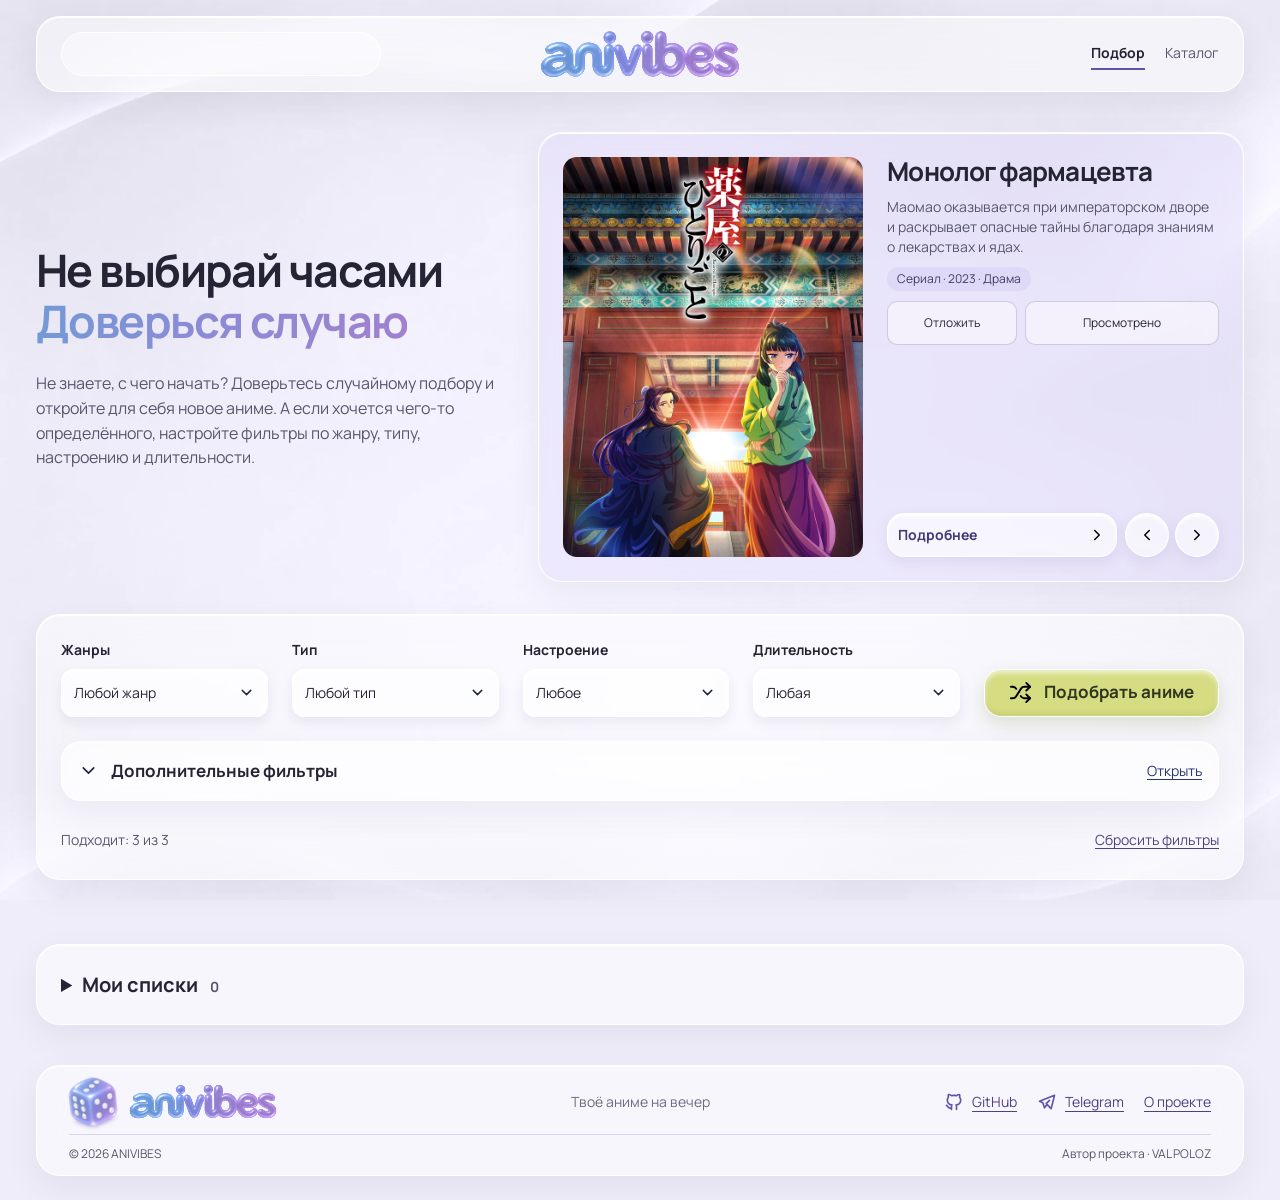
<file: index.html>
<!DOCTYPE html>
<html lang="ru">
<head>
  <meta charset="UTF-8">
  <meta name="viewport" content="width=device-width, initial-scale=1">
  <title>ANIVIBES — аниме на вечер</title>
  <meta name="description"
    content="Рандомайзер подбора аниме для тех, кому сложно определиться."/>
  <link rel="stylesheet" href="css/style.css" />
  <link rel="stylesheet" href="css/header.css">
  <link rel="stylesheet" href="css/home.css">
  <link rel="stylesheet" href="css/footer.css">
  <script src="js/anime-data.js" defer></script>
  <script src="js/filters.js" defer></script>
  <script src="js/storage.js" defer></script>
  <script src="js/script.js" defer></script>
</head>
<body id="top">
  <a class="skip-link" href="#main-content">Перейти к содержимому</a>

  <header class="site-header container glass">
    <div class="header-search-placeholder" aria-hidden="true"></div>

    <a class="brand" href="index.html" aria-label="ANIVIBES — главная">
      <img src="assets/images/logo.svg" alt="ANIVIBES" width="2012" height="475">
    </a>

    <nav class="site-nav" aria-label="Основная навигация">
      <a href="index.html" aria-current="page">Подбор</a>
      <a href="catalog.html">Каталог</a>
    </nav>
  </header>

    <!-- Заголовок страницы -->
    <main id="main-content" class="container">
      <div class="home-overview">
        <section class="home-hero" aria-labelledby="home-title">
          <h1 id="home-title">Не выбирай часами<br><span class="headline-accent">Доверься случаю</span></h1>
          <p>Не знаете, с чего начать? Доверьтесь случайному подбору и откройте для себя новое аниме. А если хочется чего-то определённого, настройте фильтры по жанру, типу, настроению и длительности.</p>
        </section>

      <!-- Карточка рекомендации -->
      <article id="featured-anime" class="recommendation glass" aria-labelledby="featured-title">
        <img id="featured-poster" class="recommendation-poster"
          src="assets/images/posters/The-apothecary-diaries.jpeg"
          alt="Обложка аниме «Монолог фармацевта»" width="300" height="400">
        <div class="recommendation-copy">
          <h2 id="featured-title">Монолог фармацевта</h2>
          <p id="anime-description">Маомао оказывается при императорском дворе и раскрывает опасные тайны благодаря знаниям о лекарствах и ядах.</p>
          <p id="featured-meta" class="recommendation-meta">Сериал · Драма</p>
          <div class="recommendation-library" role="group" aria-label="Мои списки">
            <button id="save-anime" class="button button--outline" type="button" aria-pressed="false">Отложить</button>
            <button id="watch-anime" class="button button--outline" type="button" aria-pressed="false">Просмотрено</button>
          </div>
          <div class="recommendation-actions">
            <a id="anime-details-link" class="button button--outline" href="anime.html?id=anime-the-apothecary-diaries">Подробнее<img src="assets/icons/chevron-right.svg" alt="" width="18" height="18"></a>
            <div class="recommendation-navigation" role="group" aria-label="Переключение рекомендаций">
              <button id="previous-anime" class="button button--outline" type="button" aria-label="Предыдущее аниме"><img src="assets/icons/chevron-left.svg" alt="" width="18" height="18"></button>
              <button id="next-anime" class="button button--outline" type="button" aria-label="Следующее аниме"><img src="assets/icons/chevron-right.svg" alt="" width="18" height="18"></button>
            </div>
          </div>
        </div>
      </article>
      <section id="selection-empty" class="selection-empty glass" hidden aria-labelledby="empty-title">
        <h2 id="empty-title">Ничего не нашлось</h2>
        <p>Попробуйте убрать один из фильтров или сбросить условия.</p>
        <p>Просмотренные аниме не участвуют в подборе. Вернуть их можно в списке ниже.</p>
        <button class="button button--outline" type="button" id="reset-empty">Сбросить условия</button>
      </section>
    </div>

    <!-- Фильтры и кнопка -->
    <section id="selection-form" class="selection-panel filter-panel glass" aria-label="Подбор аниме">
      <button id="random-button" class="button button--primary" type="button">
        <img src="assets/icons/shuffle.svg" alt="" width="23" height="23">
        Подобрать аниме
      </button>
      <div class="selection-tools">
        <p id="match-count" role="status" aria-live="polite"></p>
        <button class="text-button" type="button">Сбросить фильтры</button>
      </div>
    </section>
    <p id="selection-status" class="selection-status" role="status" aria-live="polite" aria-atomic="true"></p>
    <button id="restart-button" class="button button--outline restart-button" type="button" hidden>Начать заново</button>
    
    <details class="saved-lists glass">
      <summary>Мои списки <span id="library-count">0</span></summary>
      <p id="storage-status" class="selection-status" role="status"></p>
      <div class="saved-lists__grid">
        <section aria-labelledby="saved-title">
          <h2 id="saved-title">Отложенное</h2>
          <p id="saved-empty">Здесь пока пусто.</p>
          <ul id="saved-list"></ul>
        </section>
        <section aria-labelledby="watched-title">
          <h2 id="watched-title">Просмотрено</h2>
          <p id="watched-empty">Здесь пока пусто.</p>
          <ul id="watched-list"></ul>
        </section>
      </div>
    </details>
  </main>

    <!-- Подвал -->
  <footer class="site-footer container glass">
    <div class="footer-grid">
      <div class="footer-brand">
        <div class="footer-dice" aria-hidden="true">
          <img class="footer-die-front" src="assets/images/footer-die-front.png" alt="" width="1254" height="1254">
        </div>
        <a class="footer-logo" href="index.html" aria-label="ANIVIBES — на главную">
          <img src="assets/images/logo.svg" alt="ANIVIBES" width="2012" height="475">
        </a>
      </div>

      <p class="footer-tagline">Твоё аниме на вечер</p>

      <nav class="footer-links" aria-label="Ссылки в подвале">
        <a href="https://github.com/valsnake/anivibes" target="_blank" rel="noopener noreferrer">
          <img src="assets/icons/github.svg" alt="" width="20" height="20">GitHub
        </a>
        <a href="https://t.me/valsnakee" target="_blank" rel="noopener noreferrer">
          <img src="assets/icons/telegram.svg" alt="" width="20" height="20">Telegram
        </a>
        <details class="footer-about">
          <summary>О проекте</summary>
          <p>ANIVIBES помогает выбрать аниме на вечер: настройте фильтры или доверьтесь случайному подбору.</p>
        </details>
      </nav>
    </div>

    <div class="footer-bottom">
      <p>© <span id="current-year">2026</span> ANIVIBES</p>
      <p>Автор проекта · VAL POLOZ</p>
    </div>
  </footer>
</body>
</html>
</file>
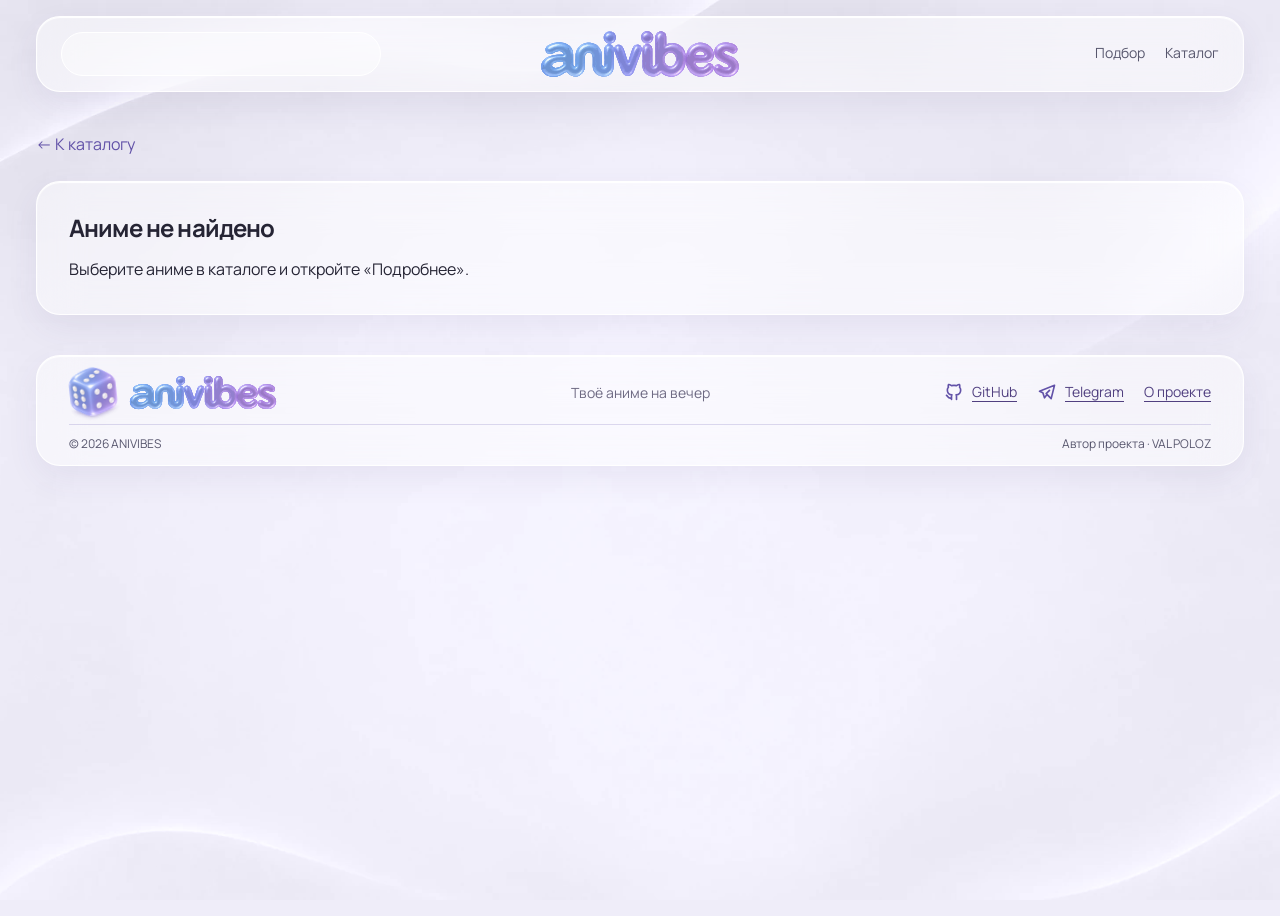
<file: anime.html>
<!DOCTYPE html>
<html lang="ru">
<head>
  <meta charset="UTF-8">
  <meta name="viewport" content="width=device-width, initial-scale=1">
  <title>Карточка аниме — ANIVIBES</title>
    <meta name="description"
    content="Карточка аниме со своим настроением и жанром."/>
  <link rel="stylesheet" href="css/style.css">
  <link rel="stylesheet" href="css/header.css">
  <link rel="stylesheet" href="css/anime.css">
  <link rel="stylesheet" href="css/footer.css">
  <script src="js/anime-data.js" defer></script>
  <script src="js/script.js" defer></script>
  <script src="js/anime.js" defer></script>
</head>
<body id="top">
  <a class="skip-link" href="#main-content">Перейти к содержимому</a>

  <header class="site-header container glass">
    <div class="header-search-placeholder" aria-hidden="true"></div>

    <a class="brand" href="index.html" aria-label="ANIVIBES — главная">
      <img src="assets/images/logo.svg" alt="ANIVIBES" width="2012" height="475">
    </a>

    <nav class="site-nav" aria-label="Основная навигация">
      <a href="index.html">Подбор</a>
      <a href="catalog.html">Каталог</a>
    </nav>
  </header>

  <main id="main-content" class="container inner-page">
    <a class="back-link" href="catalog.html">← К каталогу</a>
    <section id="anime-details" class="anime-details glass" aria-labelledby="anime-title" hidden>
      <img id="anime-poster" class="anime-poster" alt="" width="300" height="400">
      <div class="anime-details__copy">
        <h1 id="anime-title"></h1>
        <p id="anime-meta" class="anime-meta"></p>
        <p id="anime-genre" class="anime-genre"></p>
        <p id="anime-description" class="anime-description"></p>
      </div>
    </section>

    <section id="anime-not-found" class="anime-not-found glass" hidden>
      <h1>Аниме не найдено</h1>
      <p>Выберите аниме в каталоге и откройте «Подробнее».</p>
    </section>

    <!-- Аккордеон с нумерацией выпусков -->
    <section class="parts-section glass" aria-labelledby="parts-title" hidden>
      <h2 id="parts-title">Сезоны и выпуски</h2>
      <div class="part-placeholder">Сезоны</div>
      <div class="part-placeholder">Фильмы</div>
      <div class="part-placeholder">OVA и дополнения</div>
    </section>

    <section class="related-section" aria-labelledby="related-title" hidden>
      <h2 id="related-title">В похожем настроении</h2>
      <!-- Карточки похожих аниме -->
      <div class="related-grid">
      <div class="related-placeholder glass" aria-hidden="true"><div class="poster-placeholder"></div><div class="skeleton-line"></div></div>
      <div class="related-placeholder glass" aria-hidden="true"><div class="poster-placeholder"></div><div class="skeleton-line"></div></div>
      <div class="related-placeholder glass" aria-hidden="true"><div class="poster-placeholder"></div><div class="skeleton-line"></div></div>
      <div class="related-placeholder glass" aria-hidden="true"><div class="poster-placeholder"></div><div class="skeleton-line"></div></div>
      </div>
    </section>
  </main>

  <footer class="site-footer container glass">
    <div class="footer-grid">
      <div class="footer-brand">
        <div class="footer-dice" aria-hidden="true">
          <img class="footer-die-front" src="assets/images/footer-die-front.png" alt="" width="1254" height="1254">
        </div>
        <a class="footer-logo" href="index.html" aria-label="ANIVIBES — на главную">
          <img src="assets/images/logo.svg" alt="ANIVIBES" width="2012" height="475">
        </a>
      </div>

      <p class="footer-tagline">Твоё аниме на вечер</p>

      <nav class="footer-links" aria-label="Ссылки в подвале">
        <a href="https://github.com/valsnake/anivibes" target="_blank" rel="noopener noreferrer">
          <img src="assets/icons/github.svg" alt="" width="20" height="20">GitHub
        </a>
        <a href="https://t.me/valsnakee" target="_blank" rel="noopener noreferrer">
          <img src="assets/icons/telegram.svg" alt="" width="20" height="20">Telegram
        </a>
        <details class="footer-about">
          <summary>О проекте</summary>
          <p>ANIVIBES помогает выбрать аниме на вечер: настройте фильтры или доверьтесь случайному подбору.</p>
        </details>
      </nav>
    </div>

    <div class="footer-bottom">
      <p>© <span id="current-year">2026</span> ANIVIBES</p>
      <p>Автор проекта · VAL POLOZ</p>
    </div>
  </footer>
</body>
</html>
</file>
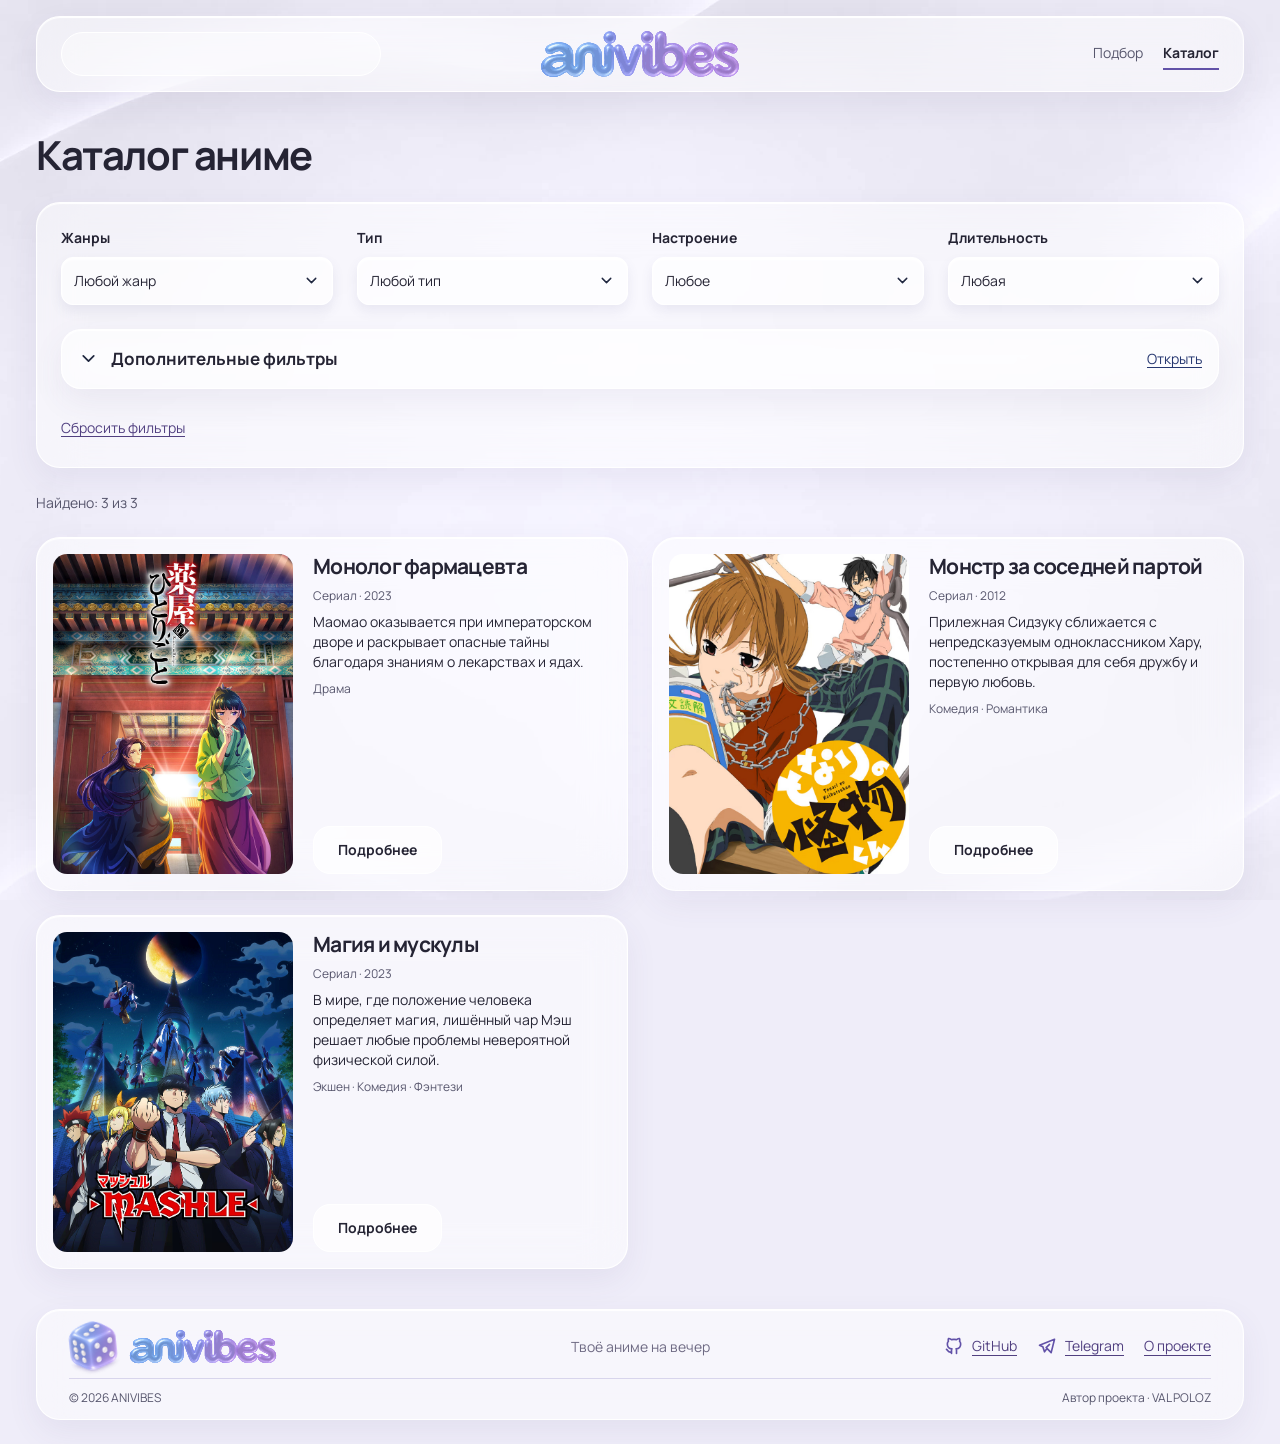
<file: catalog.html>
<!DOCTYPE html>
<html lang="ru">
<head>
  <meta charset="UTF-8">
  <meta name="viewport" content="width=device-width, initial-scale=1">
  <title>Каталог аниме — ANIVIBES</title>
    <meta name="description"
    content="Каталог аниме для тех, кому сложно определиться."/>
  <link rel="stylesheet" href="css/style.css">
  <link rel="stylesheet" href="css/header.css">
  <link rel="stylesheet" href="css/catalog.css">
  <link rel="stylesheet" href="css/footer.css">
  <script src="js/anime-data.js" defer></script>
  <script src="js/filters.js" defer></script>
  <script src="js/script.js" defer></script>
  <script src="js/catalog.js" defer></script>
</head>
<body id="top">
  <a class="skip-link" href="#main-content">Перейти к содержимому</a>

  <header class="site-header container glass">
    <div class="header-search-placeholder" aria-hidden="true"></div>

    <a class="brand" href="index.html" aria-label="ANIVIBES — главная">
      <img src="assets/images/logo.svg" alt="ANIVIBES" width="2012" height="475">
    </a>

    <nav class="site-nav" aria-label="Основная навигация">
      <a href="index.html">Подбор</a>
      <a href="catalog.html" aria-current="page">Каталог</a>
    </nav>
  </header>

  <main id="main-content" class="container inner-page">
    <h1 class="page-title">Каталог аниме</h1>

    <!-- Сетка фильтров -->
    <section id="catalog-filters" class="filter-panel glass" aria-label="Фильтры каталога">
      <div class="selection-tools">
        <button id="reset-catalog" class="text-button" type="button">Сбросить фильтры</button>
      </div>
    </section>

    <p id="catalog-count" class="catalog-count"></p>
    <section id="catalog-grid" class="catalog-grid" aria-label="Каталог аниме"></section>
    <p id="catalog-empty" class="catalog-empty glass" hidden>По выбранным условиям ничего не найдено.</p>
  </main>

  <footer class="site-footer container glass">
    <div class="footer-grid">
      <div class="footer-brand">
        <div class="footer-dice" aria-hidden="true">
          <img class="footer-die-front" src="assets/images/footer-die-front.png" alt="" width="1254" height="1254">
        </div>
        <a class="footer-logo" href="index.html" aria-label="ANIVIBES — на главную">
          <img src="assets/images/logo.svg" alt="ANIVIBES" width="2012" height="475">
        </a>
      </div>

      <p class="footer-tagline">Твоё аниме на вечер</p>

      <nav class="footer-links" aria-label="Ссылки в подвале">
        <a href="https://github.com/valsnake/anivibes" target="_blank" rel="noopener noreferrer">
          <img src="assets/icons/github.svg" alt="" width="20" height="20">GitHub
        </a>
        <a href="https://t.me/valsnakee" target="_blank" rel="noopener noreferrer">
          <img src="assets/icons/telegram.svg" alt="" width="20" height="20">Telegram
        </a>
        <details class="footer-about">
          <summary>О проекте</summary>
          <p>ANIVIBES помогает выбрать аниме на вечер: настройте фильтры или доверьтесь случайному подбору.</p>
        </details>
      </nav>
    </div>

    <div class="footer-bottom">
      <p>© <span id="current-year">2026</span> ANIVIBES</p>
      <p>Автор проекта · VAL POLOZ</p>
    </div>
  </footer>
</body>
</html>
</file>
<file: css/style.css>
@font-face {
  font-family: "Manrope";
  src: url("../assets/fonts/manrope-400.ttf") format("truetype");
  font-weight: 400;
  font-display: swap;
}

@font-face {
  font-family: "Manrope";
  src: url("../assets/fonts/manrope-700.ttf") format("truetype");
  font-weight: 700;
  font-display: swap;
}

:root {
  --text: #252434;
  --muted: #57566d;
  --accent: #6252a8;
  --lavender: #c6c2f2;
  --lime: #d6dc82;
  --surface: rgba(255, 255, 255, 0.48);
  --radius: 24px;
}

* { box-sizing: border-box; }

body {
  margin: 0;
  min-height: 100vh;
  font: 400 16px/1.55 "Manrope", sans-serif;
  color: var(--text);
  background: #efedf9 url("../assets/images/pearl-background.webp") center top / cover fixed;
  background-blend-mode: luminosity;
}

h1, h2, p { 
  margin: 0; 
}

h1, h2 { 
  font-weight: 700; line-height: 1.15; letter-spacing: -0.035em;
}

h2 { 
  font-size: 26px; 
}

a { 
  color: inherit; text-decoration: none; 
}

img { 
  display: block; max-width: 100%; height: auto; 
}

:focus-visible { 
  outline: 3px solid var(--accent); outline-offset: 5px; 
}

.container {
  width: calc(100% - 72px);
  max-width: 1280px;
  margin-inline: auto;
}

.glass {
  background: var(--surface);
  border: 1px solid rgba(255, 255, 255, 0.92);
  border-radius: var(--radius);
  box-shadow: inset 0 1px 1px white, 0 12px 32px rgba(74, 62, 123, 0.075);
  backdrop-filter: blur(22px);
}

.visually-hidden {
  position: absolute;
  width: 1px;
  height: 1px;
  overflow: hidden;
  clip-path: inset(50%);
  white-space: nowrap;
}

.skip-link { 
  position: absolute; 
  top: -100px; 
  left: 16px; 
}

.skip-link:focus { 
  top: 16px; 
  z-index: 10; 
  padding: 12px; 
  background: white; 
}

.filter-panel {
  display: grid;
  grid-template-columns: repeat(4, minmax(0, 1fr));
  align-items: end;
  gap: 24px;
  padding: 24px;
}

.selection-panel { 
  grid-template-columns: repeat(4, minmax(0, 1fr)) auto; 
  align-items: end; 
}

.filter { 
  display: flex; 
  flex-direction: column; 
  gap: 8px; 
  min-width: 0; 
}

.filter > span { 
  font-size: 14px; 
  font-weight: 700; 
}

.filter select { 
  appearance: none; 
  width: 100%; 
  min-width: 0; 
  height: 48px; 
  padding: 0 34px 0 12px; 
  border: 1px solid white; 
  border-radius: 12px; 
  background: rgba(255,255,255,.65) url('../assets/icons/chevron-down.svg') no-repeat right 12px center / 17px; 
  box-shadow: inset 0 2px 2px white, 0 6px 12px rgba(87,84,142,.1); 
  font: inherit; 
  font-size: 14px; 
  color: var(--text); 
  text-overflow: ellipsis; 
}

.filter select:hover { 
  background-color: rgba(255,255,255,.85); 
}

.filter select option { 
  background: #faf9fd; 
  color: #252333; 
}

.filter select:focus-visible, 
.advanced-filters summary:focus-visible, 
.button:focus-visible, 
.text-button:focus-visible { 
  outline: 3px solid #7661b3; 
  outline-offset: 4px; 
}

.advanced-filters { 
  grid-column: 1 / -1; 
  border-radius: 20px; 
}

.advanced-filters summary { 
  display: flex; 
  align-items: center; 
  gap: 12px; 
  min-height: 56px; 
  padding: 16px; 
  list-style: none; 
  font-size: 17px; 
  font-weight: 700; 
  cursor: pointer; 
  border-radius: 20px; 
}

.advanced-filters summary::-webkit-details-marker { 
  display: none; 
}

.disclosure-chevron { 
  flex-shrink: 0; 
  transition: transform .2s; }

.advanced-filters[open] .disclosure-chevron { 
  transform: rotate(180deg); 
}

.disclosure-action { 
  margin-left: auto; 
  font-size: 14px; 
  font-weight: 400; 
  color: #263770; 
  text-decoration: underline; 
  text-underline-offset: 3px; 
}

.when-open { 
  display: none; 
}

.advanced-filters[open] .when-open { 
  display: inline; 
}

.advanced-filters[open] .when-closed { 
  display: none; 
}

.advanced-filters[open] > summary { 
  border-bottom: 1px solid white; 
  border-radius: 20px 20px 0 0; 
}

.advanced-filters__grid { 
  display: grid; 
  grid-template-columns: repeat(5, minmax(0, 1fr)); 
  gap: 16px; 
  padding: 16px; 
}

.selection-tools { 
  grid-column: 1 / -1; 
  display: flex; 
  flex-wrap: wrap; 
  justify-content: space-between; 
  align-items: center; 
  gap: 12px; 
  font-size: 14px; 
  color: var(--muted); 
}

.text-button { 
  border: 0; 
  padding: 4px 0; 
  background: none; 
  font: inherit; 
  color: #514080; 
  text-decoration: underline; 
  text-underline-offset: 3px; 
  cursor: pointer; 
}

.button--outline { 
  border: 1px solid white; 
  background: rgba(255,255,255,.65); 
  color: var(--text); 
}

.button { 
  display: inline-flex; 
  align-items: center; 
  justify-content: center; 
  gap: 12px; 
  min-height: 48px; 
  padding: 10px 24px; 
  border-radius: 17px; 
  font: 700 17px/1.35 "Manrope", sans-serif; 
  cursor: pointer; 
}

.button--primary { 
  color: #30351f; 
  background: var(--lime); 
  border: 1px solid rgba(255,255,255,.95); 
  box-shadow: inset 0 3px 5px rgba(255,255,255,.65),inset 0 -3px 5px rgba(123,136,52,.16),0 7px 18px rgba(120,132,51,.2); 
}

.button--primary:hover { 
  background: #e1e69a; 
}

.button:disabled { 
  opacity: 0.6;
  cursor: default; 
}

.selection-status { 
  min-height: 24px; 
  margin-top: 12px; 
  color: var(--muted); 
  font-size: 14px; 
}

@media (min-width: 701px) and (max-width: 1100px) {
.selection-panel {
    grid-template-columns: repeat(4, minmax(0, 1fr)); 
  }

.selection-panel > .button {
    grid-column: 1 / -1; 
    justify-self: end; 
  }

.advanced-filters__grid {
    grid-template-columns: repeat(3, minmax(0, 1fr)); 
  }

}

@media (max-width: 700px) {
.selection-panel > .button {
    grid-column: 1 / -1; width: 100%; 
  }

.advanced-filters__grid {
    grid-template-columns: repeat(2, minmax(0, 1fr)); 
  }

.advanced-filters summary {
    gap: 8px; 
    font-size: 14px; 
  }

.disclosure-action {
    font-size: 12px; 
  }

}

@media (max-width: 380px) {
.advanced-filters__grid {
    grid-template-columns: 1fr; 
  }

}

@media (prefers-reduced-motion: reduce) {
.disclosure-chevron {
    transition: none; 
  }

}

/* Каталог и страница аниме */
.inner-page { 
  margin-top: 40px; 
}

.page-title { 
  margin-bottom: 24px; 
  font-size: 40px; 
}

@media (max-width: 700px) {
.container {
    width: calc(100% - 32px); 
  }

.filter-panel {
    grid-template-columns: repeat(2, minmax(0, 1fr)); 
    gap: 16px; 
    padding: 16px; 
  }

.inner-page {
    margin-top: 24px; 
  }

.page-title {
    font-size: 32px;
   }

}
</file>
<file: css/header.css>
.site-header {
  display: grid;
  grid-template-columns: minmax(0, 1fr) auto minmax(0, 1fr);
  grid-template-areas: "search brand nav";
  align-items: center;
  gap: 24px;
  min-height: 76px;
  margin-top: 16px;
  padding: 12px 24px;
}

.brand {
  grid-area: brand;
  justify-self: center;
  width: 200px;
}

.site-nav {
  grid-area: nav;
  justify-self: end;
  display: flex;
  gap: 20px;
  font-size: 14px;
  color: var(--muted);
}

.site-nav a {
  padding: 4px 0;
  border-bottom: 2px solid transparent;
}

.site-nav a:hover {
  color: var(--accent);
}

.site-nav a[aria-current="page"] {
  border-color: var(--accent);
  color: var(--text);
  font-weight: 700;
}

.header-search-placeholder {
  grid-area: search;
  justify-self: start;
  width: 100%;
  max-width: 320px;
  height: 44px;
  border: 1px solid white;
  border-radius: 24px;
  background: rgba(255, 255, 255, 0.4);
}

@media (max-width: 700px) {
  .site-header {
    grid-template-columns: minmax(0, 1fr) minmax(0, 1fr);
    grid-template-areas: "brand brand" "search nav";
    gap: 16px;
    padding: 16px;
  }

  .brand {
    width: 148px;
  }

  .site-nav {
    gap: 16px;
    font-size: 13px;
  }
}
</file>
<file: css/home.css>
/* Главная */
.home-overview {
  display: grid;
  grid-template-columns: minmax(0, 0.8fr) minmax(0, 1.2fr);
  align-items: center;
  gap: 32px;
  margin-block: 40px 32px;
}

.home-hero h1 {
  font-size: clamp(36px, 3.5vw, 50px);
}

.home-hero p {
  margin-top: 24px; color: var(--muted);
}

.headline-accent {
  color: #729ad7;
}

@supports (background-clip: text) {
.headline-accent {
    background: linear-gradient(100deg, #729ad7, #8d8ad5 48%, #a081ce);
    background-clip: text;
    color: transparent;
  }

}

.recommendation {
  display: grid;
  grid-template-columns: minmax(0, 300px) minmax(0, 1fr);
  align-items: stretch;
  gap: 24px;
  padding: 24px;
}

/* Карточка: размеры и цвета */
.recommendation { background: rgba(217, 210, 248, 0.33);
}

.recommendation[hidden] {
  display: none;
}

.recommendation-poster {
  width: 100%; aspect-ratio: 3 / 4;
  object-fit: cover;
  border-radius: 14px;
}

.recommendation-copy {
  display: flex;
  flex-direction: column;
  gap: 10px;
  min-width: 0;
  min-height: 400px;
}

.recommendation-copy > p {
  color: var(--muted);
  font-size: 14px;
  line-height: 20px;
}

.recommendation-copy .recommendation-meta {
  align-self: flex-start;
  padding: 2px 10px;
  border-radius: 24px;
  background: rgba(198, 194, 242, 0.32);
  color: #433c63;
  font-size: 12px;
}

.selection-empty {
  padding: 32px;
}

.selection-empty[hidden] {
  display: none;
}

.selection-empty h2 {
  font-size: 28px;
}

.selection-empty p {
  margin: 16px 0 24px;
  color: var(--muted);
}

.recommendation-library {
  display: grid;
  grid-template-columns: minmax(0, 0.8fr) minmax(0, 1.2fr);
  gap: 8px;
}

.recommendation-library .button {
  min-width: 0;
  min-height: 44px;
  padding: 6px 8px;
  border: 1px solid rgba(107, 113, 155, 0.3);
  border-radius: 10px;
  background: rgba(255, 255, 255, 0.5);
  font-size: 12px;
  font-weight: 400;
  line-height: 16px;
}

.recommendation-library [aria-pressed="true"] {
  background: #ded7f4;
  border-color: #9a8bc4;
  color: #443575;
  font-weight: 700;
}

.recommendation-actions {
  display: grid;
  grid-template-columns: minmax(0, 1fr) auto;
  align-items: center;
  gap: 8px;
  margin-top: auto;
}

.recommendation-actions .button {
  min-height: 44px;
  padding: 10px;
  background: rgba(255, 255, 255, 0.58);
  color: #433778;
  box-shadow: inset 0 2px 3px white, 0 5px 14px rgba(88, 73, 153, 0.1);
  font-size: 14px;
}

.recommendation-actions .button:hover,
.recommendation-library .button:hover {
  border-color: var(--accent);
}

#anime-details-link {
  min-width: 0;
  justify-content: space-between;
  gap: 6px;
}

.recommendation-navigation {
  display: flex;
  gap: 6px;
}

.recommendation-navigation .button {
  width: 44px;
  flex: 0 0 44px;
  padding: 0;
  border-radius: 50%;
}

.saved-lists {
  margin-top: 24px;
  padding: 24px;
}

.saved-lists > summary {
  cursor: pointer;
  font-size: 20px;
  font-weight: 700;
}

#library-count {
  margin-left: 8px;
  font-size: 14px;
  color: var(--muted);
}

.saved-lists__grid {
  display: grid;
  grid-template-columns: repeat(2, minmax(0, 1fr));
  gap: 24px;
  margin-top: 24px;
}

.saved-lists h2 {
  font-size: 20px;
  margin-bottom: 16px;
}

.saved-lists p {
  font-size: 14px;
  color: var(--muted);
}

.saved-lists ul {
  list-style: none;
  padding: 0;
  margin: 0;
}

.saved-lists li {
  display: flex;
  flex-wrap: wrap;
  align-items: center;
  justify-content: space-between;
  gap: 8px;
  padding-block: 12px;
  border-bottom: 1px solid white;
}

.saved-lists li span {
  min-width: 0;
  overflow-wrap: anywhere;
}

.saved-lists li button {
  flex-shrink: 0;
}

@media (max-width: 700px) {
.saved-lists {
     padding: 16px;
    }

.saved-lists__grid {
    grid-template-columns: 1fr;
  }

}

@media (max-width: 700px) {
.selection-empty {
    padding: 24px;
  }

}

/* Адаптация */
@media (max-width: 1100px) {
.home-overview {
    grid-template-columns: 1fr;
  }

.recommendation {
    width: 100%;
    max-width: 800px;
    justify-self: center;
  }

}

@media (max-width: 700px) {
.home-overview {
    margin-block: 24px;
    gap: 24px;
  }

.home-hero h1 {
    font-size: clamp(28px, 8vw, 38px);
  }

.recommendation {
    grid-template-columns: 1fr;
    padding: 16px;
    gap: 20px;
  }

.recommendation-copy {
    min-height: 0;
    gap: 12px;
  }

.recommendation-actions {
    margin-top: 4px;
  }

}

#selection-status {
  max-width: 800px;
  margin: 16px auto 0;
  text-align: center;
  font-size: 15px;
}

.restart-button {
  display: flex;
  margin: 16px auto 0;
  color: #433778;
  background: rgba(255, 255, 255, 0.58);
  box-shadow: inset 0 2px 3px white, 0 5px 14px rgba(88, 73, 153, 0.1);
}

.restart-button[hidden] {
  display: none;
}
</file>
<file: css/footer.css>
.site-footer {
  margin-block: 40px 24px;
  padding: 12px 32px;
  color: var(--text);
}

.footer-grid {
  display: grid;
  grid-template-columns: minmax(0, 1fr) auto minmax(0, 1fr);
  align-items: center;
  gap: 24px;
}

.footer-brand {
  display: flex;
  align-items: center;
  gap: 12px;
  min-width: 0;
}

.footer-dice {
  position: relative;
  flex-shrink: 0;
  width: 48px;
  height: 48px;
}

.footer-die-front {
  position: absolute;
  top: -14px;
  left: -14px;
  width: 76px;
  max-width: none;
  transform: rotate(-6deg);
}

.footer-logo {
  display: block;
  width: 148px;
  max-width: 100%;
}

.footer-tagline {
  color: #6e6a83;
  font-size: 14px;
  font-weight: 400;
  line-height: 1.5;
  text-align: center;
}

.footer-links {
  display: flex;
  flex-wrap: wrap;
  justify-content: flex-end;
  align-items: center;
  gap: 20px;
  font-size: 14px;
  line-height: 22px;
}

.footer-links a,
.footer-about summary {
  color: #514080;
  text-decoration: underline;
  text-underline-offset: 4px;
  text-decoration-thickness: 1px;
}

.footer-links a {
  display: inline-flex;
  align-items: center;
  gap: 8px;
}

.footer-links a:hover,
.footer-about summary:hover {
  color: var(--text);
}

.footer-about {
  position: relative;
}

.footer-about summary {
  cursor: pointer;
  list-style: none;
}

.footer-about summary::-webkit-details-marker {
  display: none;
}

.footer-about p {
  position: absolute;
  right: 0;
  bottom: calc(100% + 12px);
  z-index: 2;
  width: min(280px, calc(100vw - 64px));
  padding: 16px;
  border: 1px solid white;
  border-radius: 16px;
  background: #f7f5fc;
  box-shadow: 0 8px 24px rgba(74, 62, 123, 0.12);
  color: var(--muted);
  font-size: 14px;
  line-height: 1.5;
}

.footer-bottom {
  display: flex;
  flex-wrap: wrap;
  justify-content: space-between;
  align-items: center;
  gap: 8px 24px;
  margin-top: 8px;
  padding-top: 10px;
  border-top: 1px solid rgba(98, 82, 168, 0.2);
  color: var(--muted);
  font-size: 12px;
  line-height: 18px;
}

@media (max-width: 1000px) {
  .footer-grid {
    grid-template-columns: minmax(0, 1fr) auto;
    gap: 10px 24px;
  }

  .footer-tagline {
    grid-row: 2;
    grid-column: 1 / -1;
  }
}

@media (max-width: 700px) {
  .site-footer {
    padding: 16px;
  }

  .footer-grid {
    grid-template-columns: 1fr;
    justify-items: center;
    gap: 12px;
  }

  .footer-links {
    position: relative;
    justify-content: center;
    gap: 16px;
  }

  .footer-about {
    position: static;
  }

  .footer-about p {
    left: 0;
    right: 0;
    margin-inline: auto;
  }

  .footer-bottom {
    justify-content: center;
    margin-top: 14px;
    text-align: center;
  }
}

@media (max-width: 380px) {
  .footer-links {
    gap: 12px;
    font-size: 13px;
  }
}
</file>
<file: css/anime.css>
/* Контент */
.poster-placeholder {
  width: 100%;
  aspect-ratio: 3 / 4;
  border-radius: 16px;
  background: linear-gradient(145deg, rgba(198, 194, 242, 0.55), rgba(255, 255, 255, 0.55));
}

.placeholder-copy {
  display: flex;
  flex-direction: column;
  gap: 16px;
  min-width: 0;
  padding-block: 8px;
}

.skeleton-line {
  height: 14px;
  border-radius: 8px;
  background: rgba(198, 194, 242, 0.4);
}

.skeleton-line--title {
  height: 28px; width: 85%;
}

.skeleton-line--short {
  width: 70%;
}

.skeleton-line--tag {
  width: 50%;
  height: 24px;
}

.placeholder-button {
  height: 44px;
  margin-top: auto;
  border-radius: 14px;
  background: rgba(214, 220, 130, 0.55);
}

.back-link {
  display: inline-block;
  margin-bottom: 24px;
  color: var(--accent);
}

.anime-details {
  display: grid;
  grid-template-columns: 300px minmax(0, 1fr);
  gap: 32px;
  padding: 32px;
}

.anime-details .placeholder-copy {
  max-width: 640px;
}

.parts-section {
  margin-top: 24px;
  padding: 24px;
}

.parts-section h2 {
  margin-bottom: 20px;
}

.part-placeholder {
  margin-top: 12px;
  padding: 16px;
  border: 1px solid white;
  border-radius: 16px;
  background: rgba(198, 194, 242, 0.14);
}

.related-section {
  margin-top: 40px;
}

.related-grid {
  display: grid;
  grid-template-columns: repeat(4, minmax(0, 1fr));
  gap: 24px;
  margin-top: 24px;
}

.related-placeholder {
  padding: 16px;
}

.related-placeholder .skeleton-line {
  margin-top: 16px;
}

@media (max-width: 700px) {
.anime-details {
    grid-template-columns: 1fr;
    padding: 16px;
    gap: 20px;
  }

.poster-placeholder {
    max-width: 240px;
    justify-self: center;
  }

.placeholder-copy {
    min-height: 160px;
  }

.parts-section {
    padding: 16px;
  }

.related-grid {
    grid-template-columns: repeat(2, minmax(0, 1fr));
    gap: 16px;
  }

}

.anime-poster {
  width: 360px;
  max-width: 100%;
  aspect-ratio: 3 / 4;
  object-fit: cover;
  border-radius: 16px;
}

.anime-details {
  grid-template-columns: 360px minmax(0, 1fr);
  gap: 40px;
  border-radius: 30px;
  background: rgba(216, 209, 247, 0.27);
}

.anime-details__copy {
  display: flex;
  flex-direction: column;
  align-self: center;
  min-width: 0;
  gap: 16px;
}

.anime-details h1 {
  font-size: 40px;
  line-height: 1.16;
  overflow-wrap: anywhere;
}

.anime-meta,
.anime-genre {
  color: var(--muted);
  font-size: 14px;
}

.anime-description {
  max-width: 640px;
  line-height: 1.6;
}

.anime-not-found {
  padding: 32px;
}

.anime-not-found p {
  margin-top: 16px;
}

[hidden] {
  display: none !important;
}

@media (max-width: 1270px) {
  .anime-details {
    grid-template-columns: 300px minmax(0, 1fr);
    padding: 24px;
    gap: 28px;
  }

  .anime-poster {
    width: 300px;
  }

  .anime-details h1 {
    font-size: 34px;
  }
}

@media (max-width: 900px) {
  .anime-details {
    grid-template-columns: 240px minmax(0, 1fr);
    gap: 24px;
  }

  .anime-poster {
    width: 240px;
  }

  .anime-details h1 {
    font-size: 30px;
  }
}

@media (max-width: 700px) {
  .anime-details {
    grid-template-columns: 1fr;
    padding: 16px;
  }

  .anime-poster {
    justify-self: center;
  }
}
</file>
<file: css/catalog.css>
.catalog-grid {
  display: grid;
  grid-template-columns: repeat(2, minmax(0, 1fr));
  gap: 24px;
  margin-top: 24px;
}

.catalog-card {
  display: grid;
  grid-template-columns: 240px minmax(0, 1fr);
  align-items: stretch;
  gap: 20px;
  width: 100%;
  min-width: 0;
  padding: 16px;
  background: rgba(255, 255, 255, 0.52);
}

.catalog-card__poster {
  width: 240px;
  max-width: 100%;
  align-self: start;
  aspect-ratio: 3 / 4;
  object-fit: cover;
  border-radius: 14px;
}

.catalog-card__copy {
  display: flex;
  flex-direction: column;
  min-width: 0;
  min-height: 320px;
  gap: 8px;
}

.catalog-card__title {
  font-size: 21px;
  line-height: 1.16;
  overflow-wrap: anywhere;
}

.catalog-card__description {
  font-size: 14px;
  line-height: 20px;
}

.catalog-card__meta,
.catalog-card__genre {
  color: var(--muted);
  font-size: 12px;
  line-height: 17px;
}

.catalog-count {
  margin-top: 24px;
  color: var(--muted);
  font-size: 14px;
}

.catalog-empty {
  margin-top: 24px;
  padding: 24px;
}

@media (max-width: 1270px) {
.catalog-grid {
    grid-template-columns: 1fr;
  }

}

@media (max-width: 700px) {
.catalog-card {
    grid-template-columns: 1fr;
    justify-items: center;
    gap: 16px;
  }

.catalog-card__copy {
    width: 100%;
    min-height: 0;
  }

}

/* Адаптация */
@media (max-width: 1100px) {
.catalog-grid {
    grid-template-columns: 1fr;
  }

}

.catalog-card__details {
  align-self: flex-start;
  margin-top: auto;
  font-size: 14px;
}
</file>
